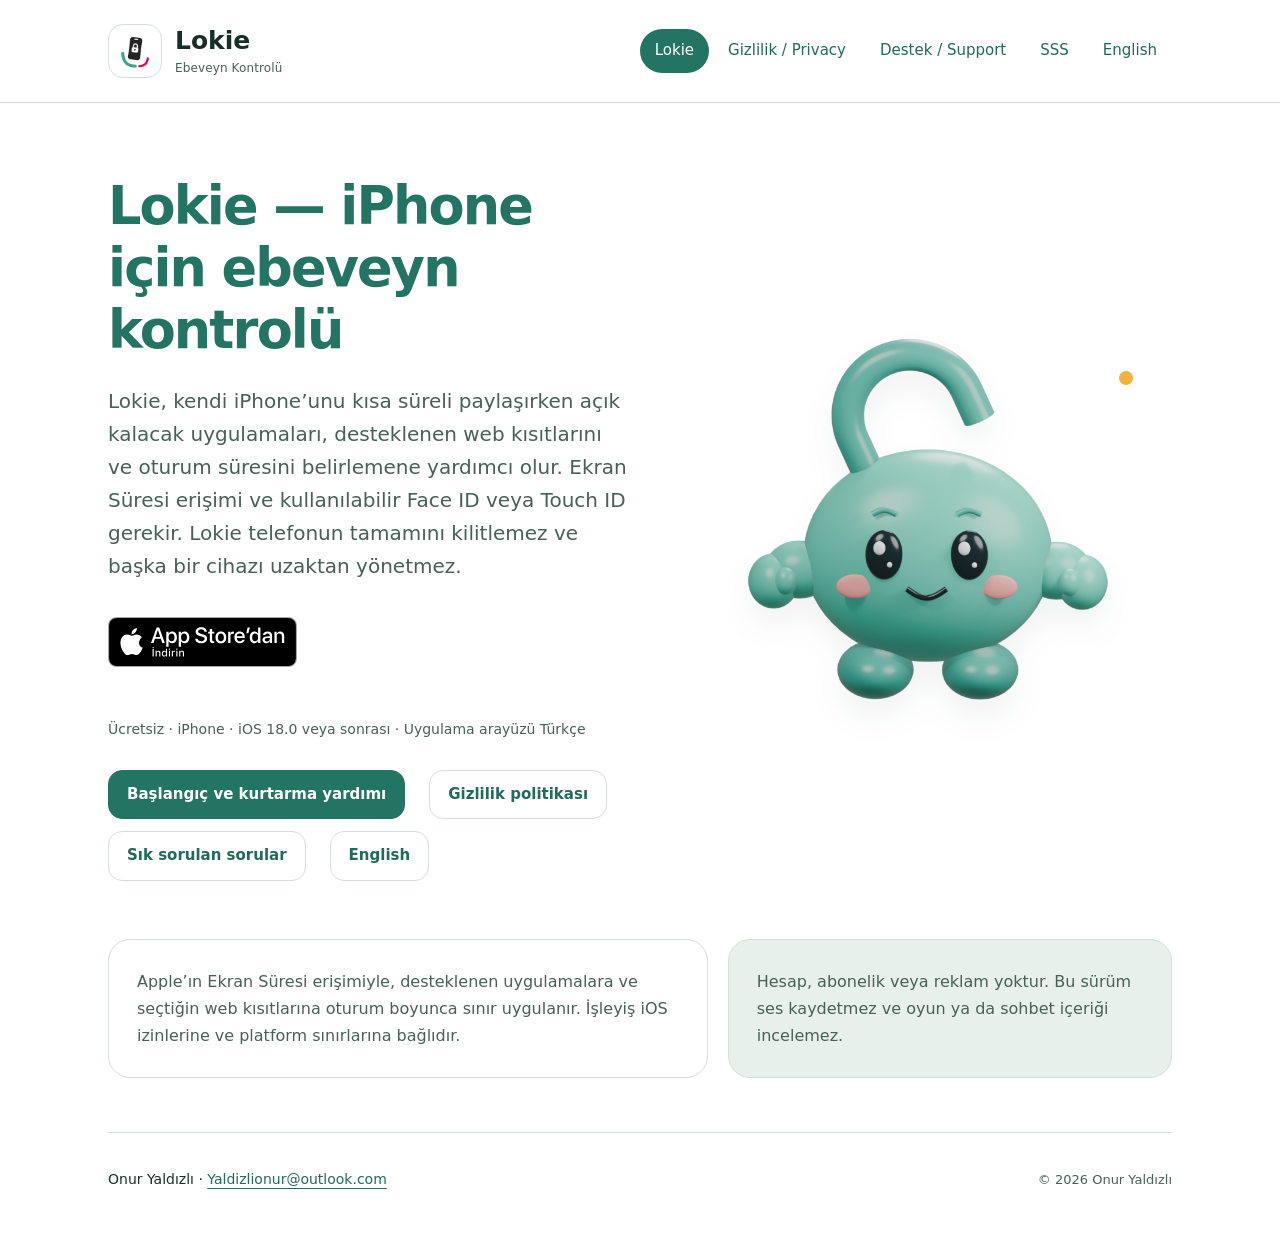
<file: index.html>
<!doctype html><html lang="tr"><head><meta charset="utf-8"><meta name="viewport" content="width=device-width,initial-scale=1"><title>Lokie — iPhone için ebeveyn kontrolü</title><meta name="description" content="iPhone’unu paylaşırken açık kalacak uygulamaları, web kısıtlarını ve oturum süresini seç. Lokie’nin nasıl çalıştığını ve iOS sınırlarını öğren.">
<meta name="apple-itunes-app" content="app-id=6817845503">
<link rel="canonical" href="https://yaldizlionur-octo.github.io/lokie-support/">
<meta property="og:type" content="website"><meta property="og:title" content="Lokie — iPhone için ebeveyn kontrolü"><meta property="og:description" content="iPhone’unu paylaşırken açık kalacak uygulamaları, web kısıtlarını ve oturum süresini seç. Lokie’nin nasıl çalıştığını ve iOS sınırlarını öğren."><meta property="og:url" content="https://yaldizlionur-octo.github.io/lokie-support/"><meta property="og:locale" content="tr_TR"><meta property="og:image" content="https://yaldizlionur-octo.github.io/lokie-support/assets/lokie-header-tr.png"><meta property="og:image:alt" content="Lokie — Telefonunu paylaş, sınırlarını değil.">
<script type="application/ld+json">{"@context": "https://schema.org", "@type": "SoftwareApplication", "name": "Lokie", "operatingSystem": "iOS 18.0 or later", "applicationCategory": "LifestyleApplication", "offers": {"@type": "Offer", "price": "0", "priceCurrency": "TRY"}, "url": "https://apps.apple.com/tr/app/lokie/id6817845503"}</script><link rel="alternate" hreflang="tr" href="https://yaldizlionur-octo.github.io/lokie-support/"><link rel="alternate" hreflang="en" href="https://yaldizlionur-octo.github.io/lokie-support/en/"><link rel="stylesheet" href="style.css"></head><body><a class="skip-link" href="#content">İçeriğe geç</a><header class="site-header"><div class="header-inner"><a class="brand" href="index.html"><span class="logo-tile"><img src="assets/logo.png" width="48" height="48" alt=""></span><span>Lokie<small>Ebeveyn Kontrolü</small></span></a><nav aria-label="Sayfalar"><a aria-current="page" href="index.html">Lokie</a><a href="privacy.html">Gizlilik / Privacy</a><a href="support.html">Destek / Support</a><a href="sss.html">SSS</a><a href="en/" lang="en">English</a></nav></div></header><main id="content" class="home"><section class="hero"><div class="hero-copy"><h1>Lokie — iPhone için ebeveyn kontrolü</h1><p>Lokie, kendi iPhone’unu kısa süreli paylaşırken açık kalacak uygulamaları, desteklenen web kısıtlarını ve oturum süresini belirlemene yardımcı olur. Ekran Süresi erişimi ve kullanılabilir Face ID veya Touch ID gerekir. Lokie telefonun tamamını kilitlemez ve başka bir cihazı uzaktan yönetmez.</p><p style="padding:12px 0"><a href="https://apps.apple.com/tr/app/lokie/id6817845503"><img src="assets/app-store-tr.svg" height="50" width="150" alt="App Store’dan indir" style="width:auto;height:50px"></a></p><p><small>Ücretsiz · iPhone · iOS 18.0 veya sonrası · Uygulama arayüzü Türkçe</small></p><div class="actions"><p><a href="support.html">Başlangıç ve kurtarma yardımı</a> · <a href="privacy.html">Gizlilik politikası</a> · <a href="sss.html">Sık sorulan sorular</a> · <a href="en/" lang="en">English</a></p></div></div><div class="hero-art" aria-hidden="true"><span class="halo"></span><img src="assets/lokit.png" width="768" height="768" alt=""></div></section><div class="home-details"><div class="explanation"><p>Apple’ın Ekran Süresi erişimiyle, desteklenen uygulamalara ve seçtiğin web kısıtlarına oturum boyunca sınır uygulanır. İşleyiş iOS izinlerine ve platform sınırlarına bağlıdır.</p></div><div class="local-note"><p>Hesap, abonelik veya reklam yoktur. Bu sürüm ses kaydetmez ve oyun ya da sohbet içeriği incelemez.</p></div></div></main><div class="footer-wrap"><footer><p>Onur Yaldızlı · <a href="mailto:Yaldizlionur@outlook.com">Yaldizlionur@outlook.com</a></p><small>© 2026 Onur Yaldızlı</small></footer></div></body></html>
</file>
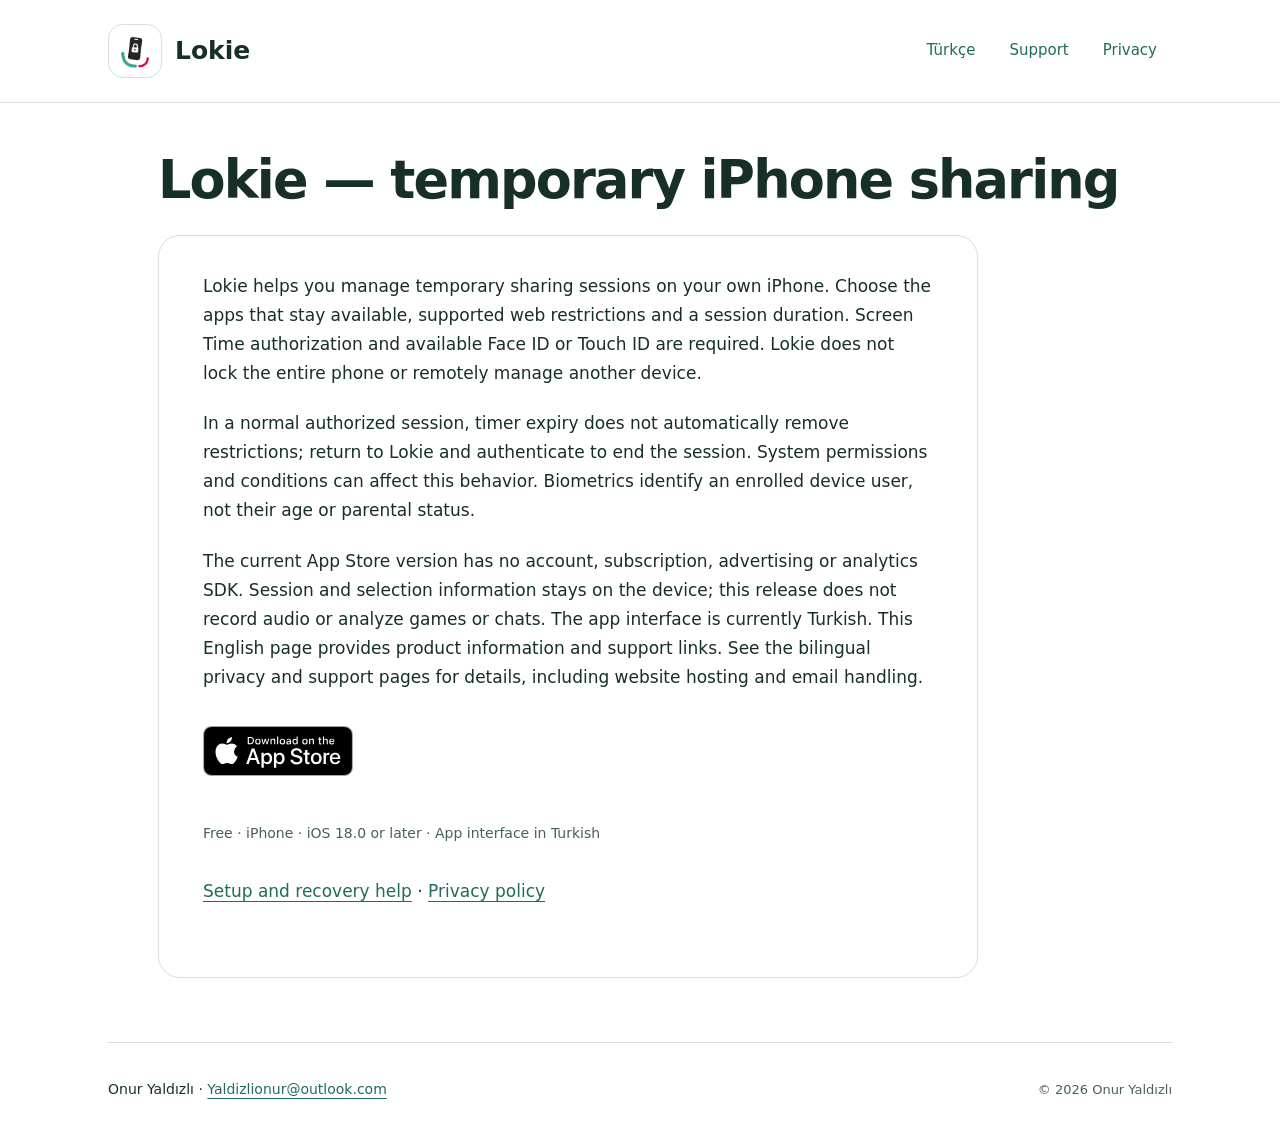
<file: en/index.html>
<!doctype html><html lang="en"><head><meta charset="utf-8"><meta name="viewport" content="width=device-width,initial-scale=1"><title>Lokie — temporary iPhone sharing</title><link rel="stylesheet" href="../style.css"><meta name="description" content="Choose apps that stay available, supported web restrictions and a session duration when sharing your own iPhone. Learn how Lokie works and its iOS limits.">
<meta name="apple-itunes-app" content="app-id=6817845503">
<link rel="canonical" href="https://yaldizlionur-octo.github.io/lokie-support/en/">
<meta property="og:type" content="website"><meta property="og:title" content="Lokie — temporary iPhone sharing"><meta property="og:description" content="Choose apps that stay available, supported web restrictions and a session duration when sharing your own iPhone. Learn how Lokie works and its iOS limits."><meta property="og:url" content="https://yaldizlionur-octo.github.io/lokie-support/en/"><meta property="og:locale" content="en_US"><meta property="og:image" content="https://yaldizlionur-octo.github.io/lokie-support/assets/lokie-header-tr.png"><meta property="og:image:alt" content="Lokie — Telefonunu paylaş, sınırlarını değil.">
<script type="application/ld+json">{"@context": "https://schema.org", "@type": "SoftwareApplication", "name": "Lokie", "operatingSystem": "iOS 18.0 or later", "applicationCategory": "LifestyleApplication", "offers": {"@type": "Offer", "price": "0", "priceCurrency": "TRY"}, "url": "https://apps.apple.com/tr/app/lokie/id6817845503"}</script><link rel="alternate" hreflang="tr" href="https://yaldizlionur-octo.github.io/lokie-support/"><link rel="alternate" hreflang="en" href="https://yaldizlionur-octo.github.io/lokie-support/en/"></head><body><a class="skip-link" href="#content">Skip to content</a><header class="site-header"><div class="header-inner"><a class="brand" href="../index.html"><span class="logo-tile"><img src="../assets/logo.png" width="48" height="48" alt=""></span>Lokie</a><nav aria-label="Pages"><a href="../index.html" lang="tr">Türkçe</a><a href="../support.html">Support</a><a href="../privacy.html#en">Privacy</a></nav></div></header><main id="content" class="legal"><h1>Lokie — temporary iPhone sharing</h1><article class="document"><p>Lokie helps you manage temporary sharing sessions on your own iPhone. Choose the apps that stay available, supported web restrictions and a session duration. Screen Time authorization and available Face ID or Touch ID are required. Lokie does not lock the entire phone or remotely manage another device. </p><p>In a normal authorized session, timer expiry does not automatically remove restrictions; return to Lokie and authenticate to end the session. System permissions and conditions can affect this behavior. Biometrics identify an enrolled device user, not their age or parental status. </p><p>The current App Store version has no account, subscription, advertising or analytics SDK. Session and selection information stays on the device; this release does not record audio or analyze games or chats. The app interface is currently Turkish. This English page provides product information and support links. See the bilingual privacy and support pages for details, including website hosting and email handling.</p><p style="padding:12px 0"><a href="https://apps.apple.com/tr/app/lokie/id6817845503"><img src="../assets/app-store-en.svg" height="50" width="150" alt="Download on the App Store" style="width:auto;height:50px"></a></p><p><small>Free · iPhone · iOS 18.0 or later · App interface in Turkish</small></p><p><a href="../support.html">Setup and recovery help</a> · <a href="../privacy.html#en">Privacy policy</a></p></article></main><div class="footer-wrap"><footer><p>Onur Yaldızlı · <a href="mailto:Yaldizlionur@outlook.com">Yaldizlionur@outlook.com</a></p><small>© 2026 Onur Yaldızlı</small></footer></div></body></html>
</file>
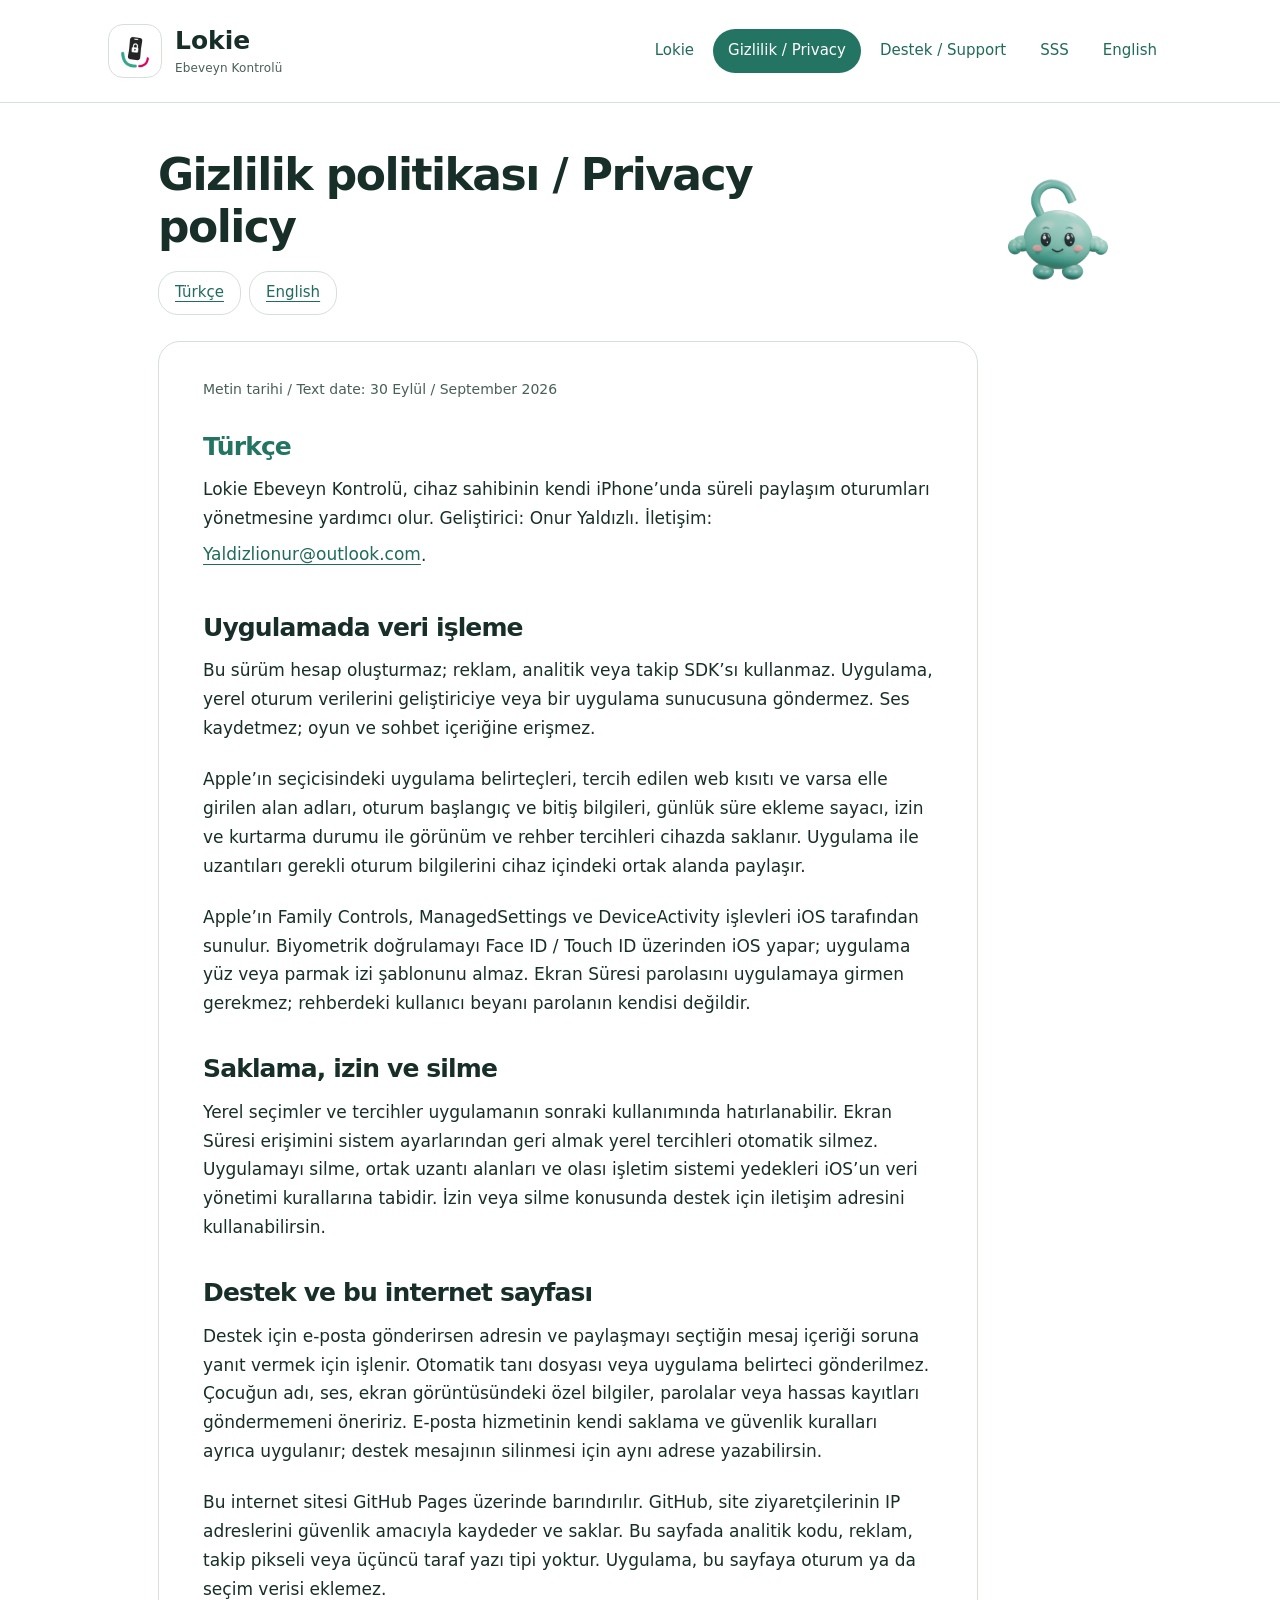
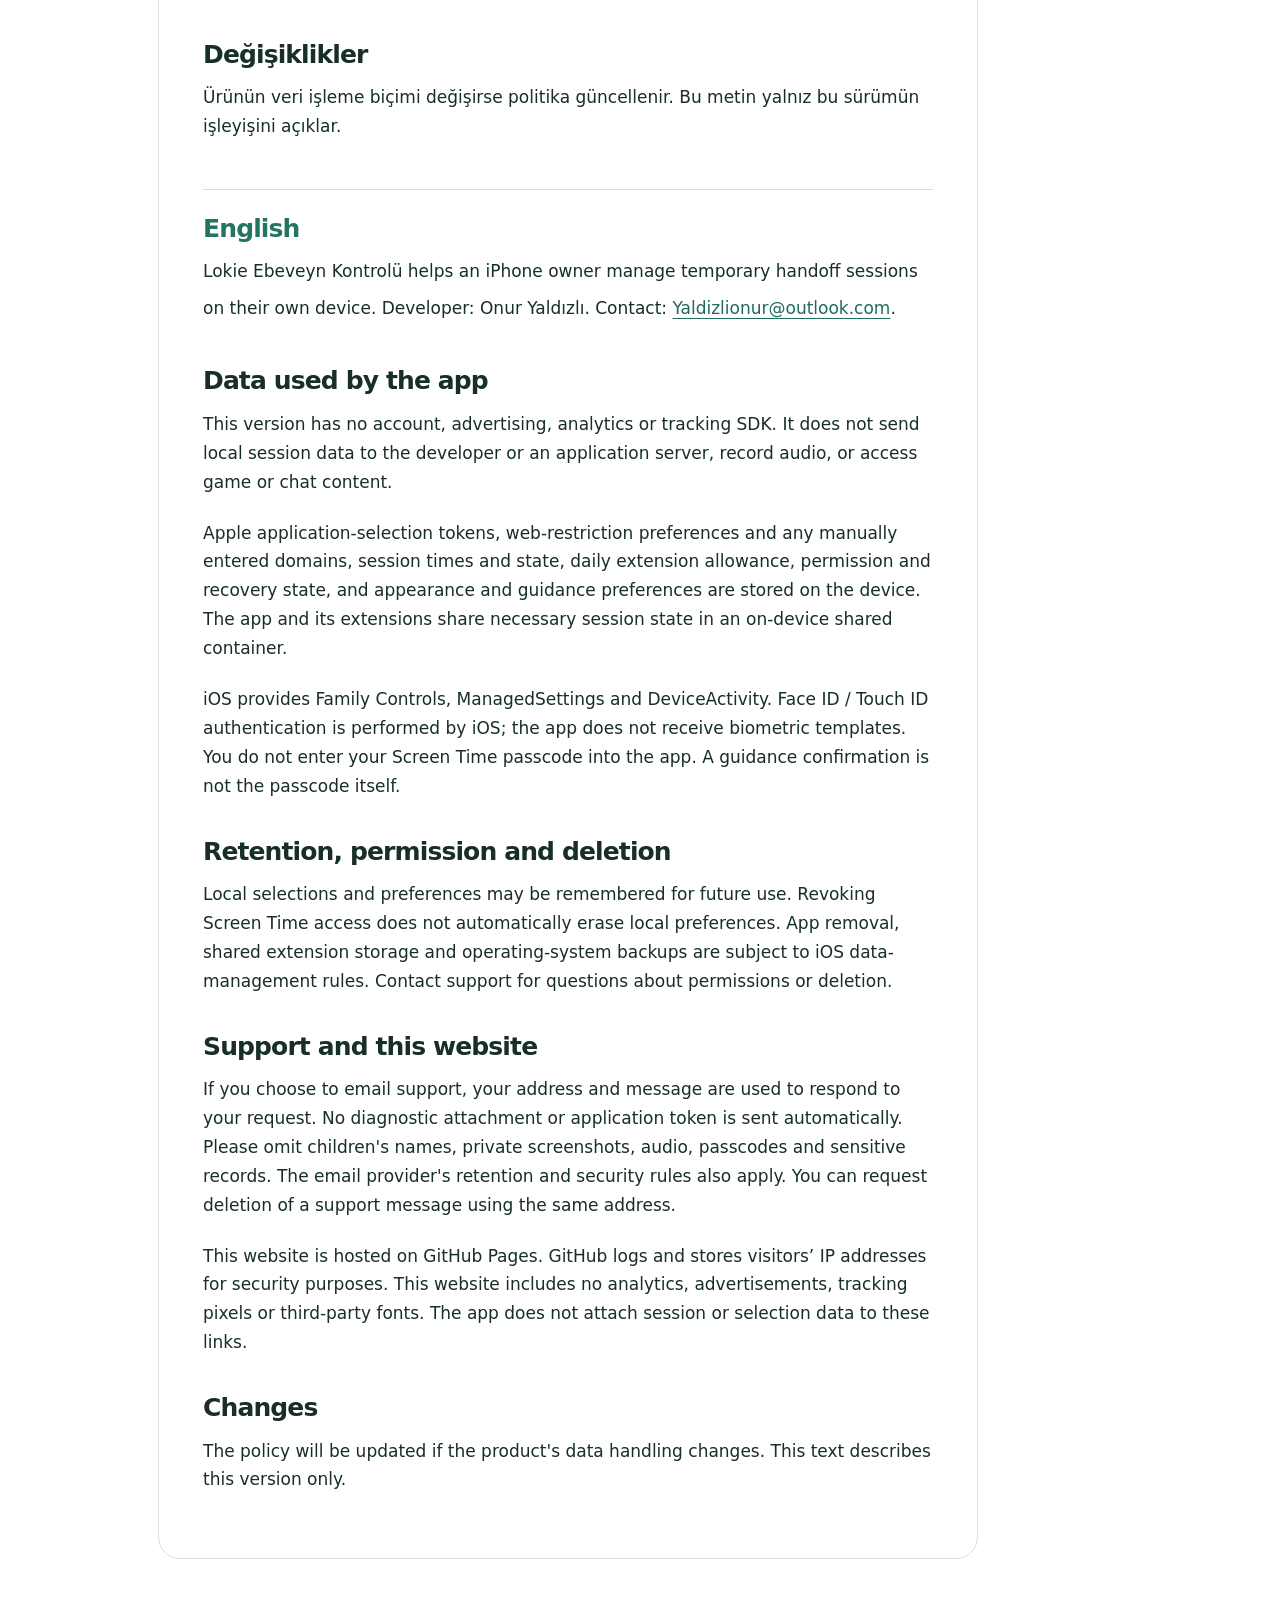
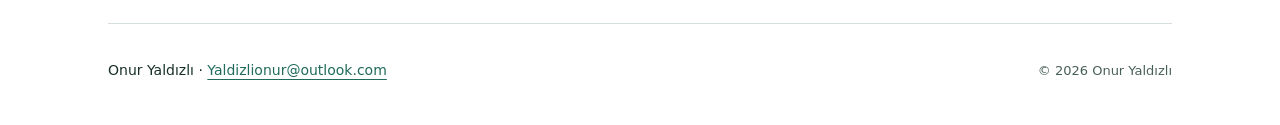
<file: privacy.html>
<!doctype html><html lang="tr"><head><meta charset="utf-8"><meta name="viewport" content="width=device-width,initial-scale=1"><title>Gizlilik politikası · Lokie Ebeveyn Kontrolü</title><link rel="stylesheet" href="style.css"></head><body><a class="skip-link" href="#content">İçeriğe geç</a><header class="site-header"><div class="header-inner"><a class="brand" href="index.html"><span class="logo-tile"><img src="assets/logo.png" width="48" height="48" alt=""></span><span>Lokie<small>Ebeveyn Kontrolü</small></span></a><nav aria-label="Sayfalar"><a href="index.html">Lokie</a><a aria-current="page" href="privacy.html">Gizlilik / Privacy</a><a href="support.html">Destek / Support</a><a href="sss.html">SSS</a><a href="en/" lang="en">English</a></nav></div></header><main id="content" class="legal"><div class="page-heading"><div><h1>Gizlilik politikası / Privacy policy</h1><nav class="language-nav" aria-label="Dil / Language"><a href="#tr">Türkçe</a><a href="#en">English</a></nav></div><img class="small-lokit" src="assets/lokit.png" width="128" height="128" alt="" aria-hidden="true"></div><article class="document"><small>Metin tarihi / Text date: 30 Eylül / September 2026</small><section id="tr"><h2>Türkçe</h2><p>Lokie Ebeveyn Kontrolü, cihaz sahibinin kendi iPhone’unda süreli paylaşım oturumları yönetmesine yardımcı olur. Geliştirici: Onur Yaldızlı. İletişim: <a href="mailto:Yaldizlionur@outlook.com">Yaldizlionur@outlook.com</a>.</p><h2>Uygulamada veri işleme</h2><p>Bu sürüm hesap oluşturmaz; reklam, analitik veya takip SDK’sı kullanmaz. Uygulama, yerel oturum verilerini geliştiriciye veya bir uygulama sunucusuna göndermez. Ses kaydetmez; oyun ve sohbet içeriğine erişmez.</p><p>Apple’ın seçicisindeki uygulama belirteçleri, tercih edilen web kısıtı ve varsa elle girilen alan adları, oturum başlangıç ve bitiş bilgileri, günlük süre ekleme sayacı, izin ve kurtarma durumu ile görünüm ve rehber tercihleri cihazda saklanır. Uygulama ile uzantıları gerekli oturum bilgilerini cihaz içindeki ortak alanda paylaşır.</p><p>Apple’ın Family Controls, ManagedSettings ve DeviceActivity işlevleri iOS tarafından sunulur. Biyometrik doğrulamayı Face ID / Touch ID üzerinden iOS yapar; uygulama yüz veya parmak izi şablonunu almaz. Ekran Süresi parolasını uygulamaya girmen gerekmez; rehberdeki kullanıcı beyanı parolanın kendisi değildir.</p><h2>Saklama, izin ve silme</h2><p>Yerel seçimler ve tercihler uygulamanın sonraki kullanımında hatırlanabilir. Ekran Süresi erişimini sistem ayarlarından geri almak yerel tercihleri otomatik silmez. Uygulamayı silme, ortak uzantı alanları ve olası işletim sistemi yedekleri iOS’un veri yönetimi kurallarına tabidir. İzin veya silme konusunda destek için iletişim adresini kullanabilirsin.</p><h2>Destek ve bu internet sayfası</h2><p>Destek için e-posta gönderirsen adresin ve paylaşmayı seçtiğin mesaj içeriği soruna yanıt vermek için işlenir. Otomatik tanı dosyası veya uygulama belirteci gönderilmez. Çocuğun adı, ses, ekran görüntüsündeki özel bilgiler, parolalar veya hassas kayıtları göndermemeni öneririz. E-posta hizmetinin kendi saklama ve güvenlik kuralları ayrıca uygulanır; destek mesajının silinmesi için aynı adrese yazabilirsin.</p><p>Bu internet sitesi GitHub Pages üzerinde barındırılır. GitHub, site ziyaretçilerinin IP adreslerini güvenlik amacıyla kaydeder ve saklar. Bu sayfada analitik kodu, reklam, takip pikseli veya üçüncü taraf yazı tipi yoktur. Uygulama, bu sayfaya oturum ya da seçim verisi eklemez.</p><h2>Değişiklikler</h2><p>Ürünün veri işleme biçimi değişirse politika güncellenir. Bu metin yalnız bu sürümün işleyişini açıklar.</p></section><section lang="en" id="en"><h2>English</h2><p>Lokie Ebeveyn Kontrolü helps an iPhone owner manage temporary handoff sessions on their own device. Developer: Onur Yaldızlı. Contact: <a href="mailto:Yaldizlionur@outlook.com">Yaldizlionur@outlook.com</a>.</p><h2>Data used by the app</h2><p>This version has no account, advertising, analytics or tracking SDK. It does not send local session data to the developer or an application server, record audio, or access game or chat content.</p><p>Apple application-selection tokens, web-restriction preferences and any manually entered domains, session times and state, daily extension allowance, permission and recovery state, and appearance and guidance preferences are stored on the device. The app and its extensions share necessary session state in an on-device shared container.</p><p>iOS provides Family Controls, ManagedSettings and DeviceActivity. Face ID / Touch ID authentication is performed by iOS; the app does not receive biometric templates. You do not enter your Screen Time passcode into the app. A guidance confirmation is not the passcode itself.</p><h2>Retention, permission and deletion</h2><p>Local selections and preferences may be remembered for future use. Revoking Screen Time access does not automatically erase local preferences. App removal, shared extension storage and operating-system backups are subject to iOS data-management rules. Contact support for questions about permissions or deletion.</p><h2>Support and this website</h2><p>If you choose to email support, your address and message are used to respond to your request. No diagnostic attachment or application token is sent automatically. Please omit children's names, private screenshots, audio, passcodes and sensitive records. The email provider's retention and security rules also apply. You can request deletion of a support message using the same address.</p><p>This website is hosted on GitHub Pages. GitHub logs and stores visitors’ IP addresses for security purposes. This website includes no analytics, advertisements, tracking pixels or third-party fonts. The app does not attach session or selection data to these links.</p><h2>Changes</h2><p>The policy will be updated if the product's data handling changes. This text describes this version only.</p></section></article></main><div class="footer-wrap"><footer><p>Onur Yaldızlı · <a href="mailto:Yaldizlionur@outlook.com">Yaldizlionur@outlook.com</a></p><small>© 2026 Onur Yaldızlı</small></footer></div></body></html>
</file>
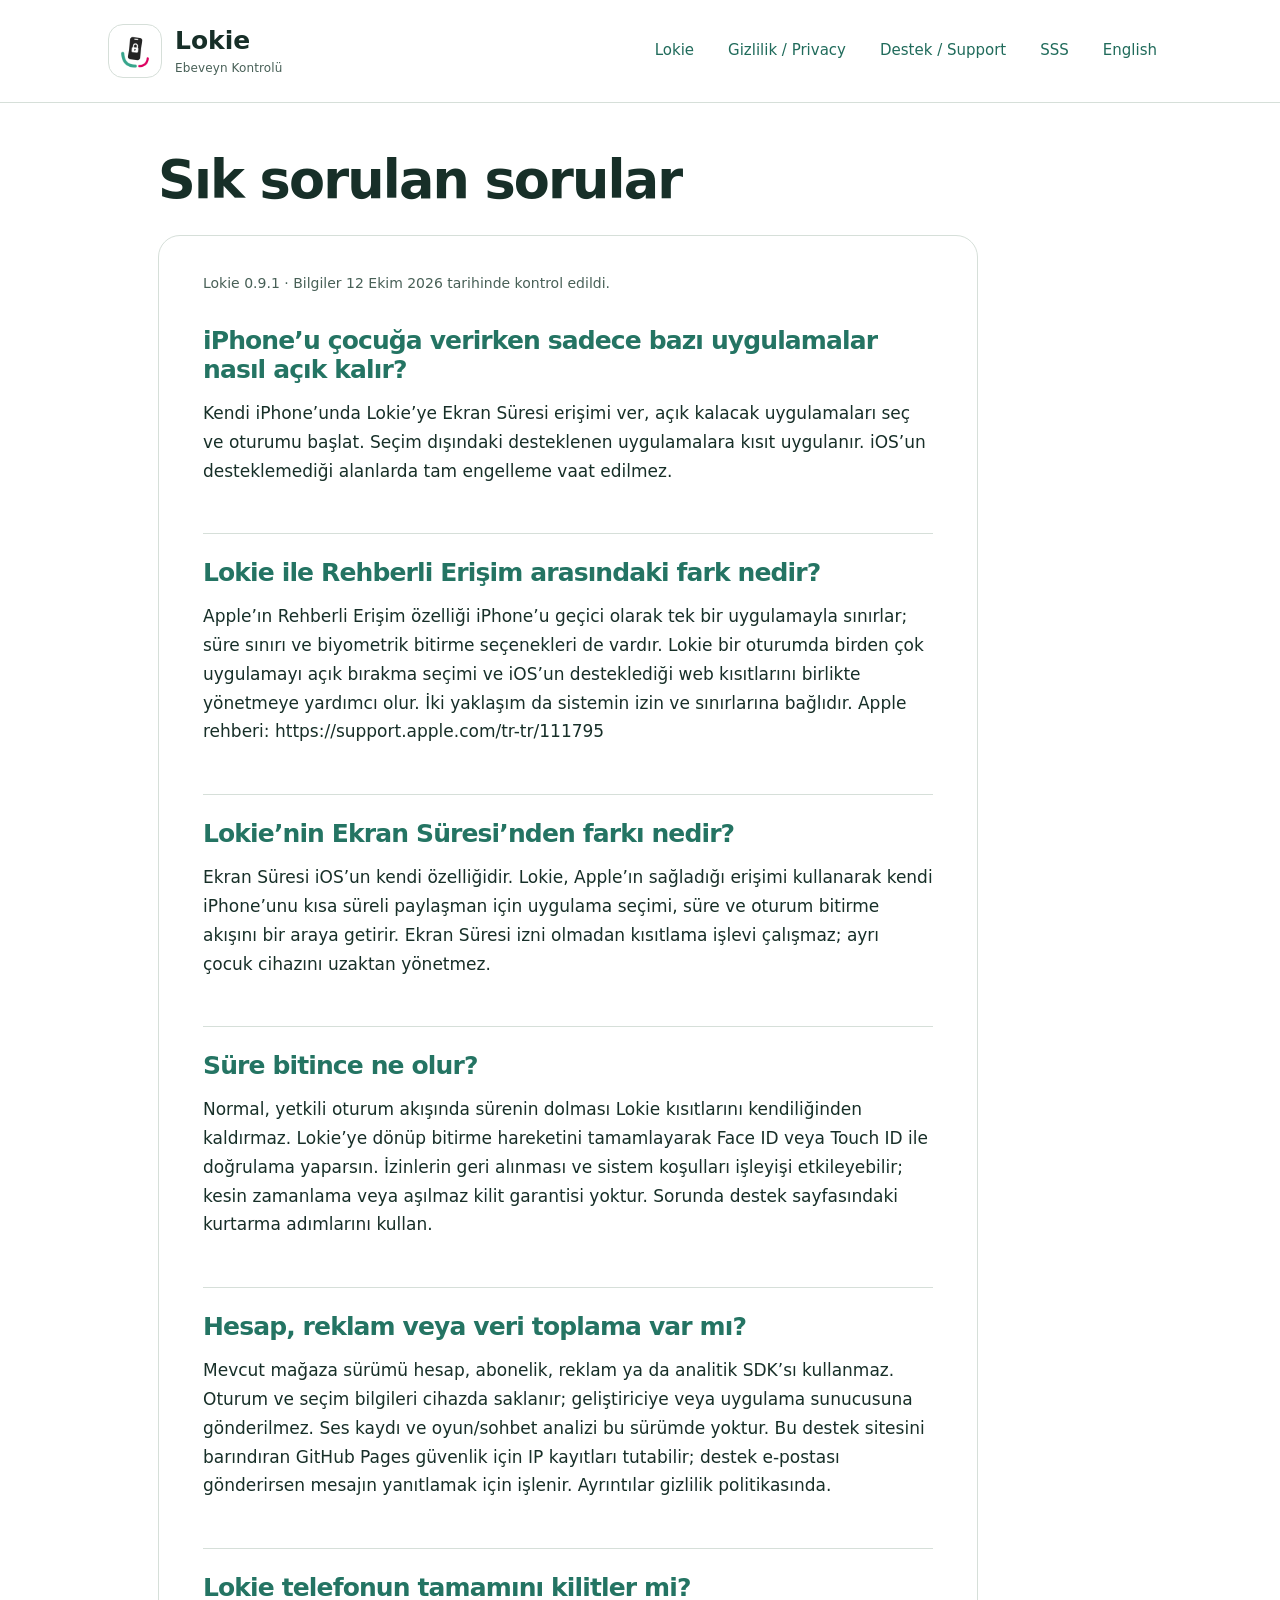
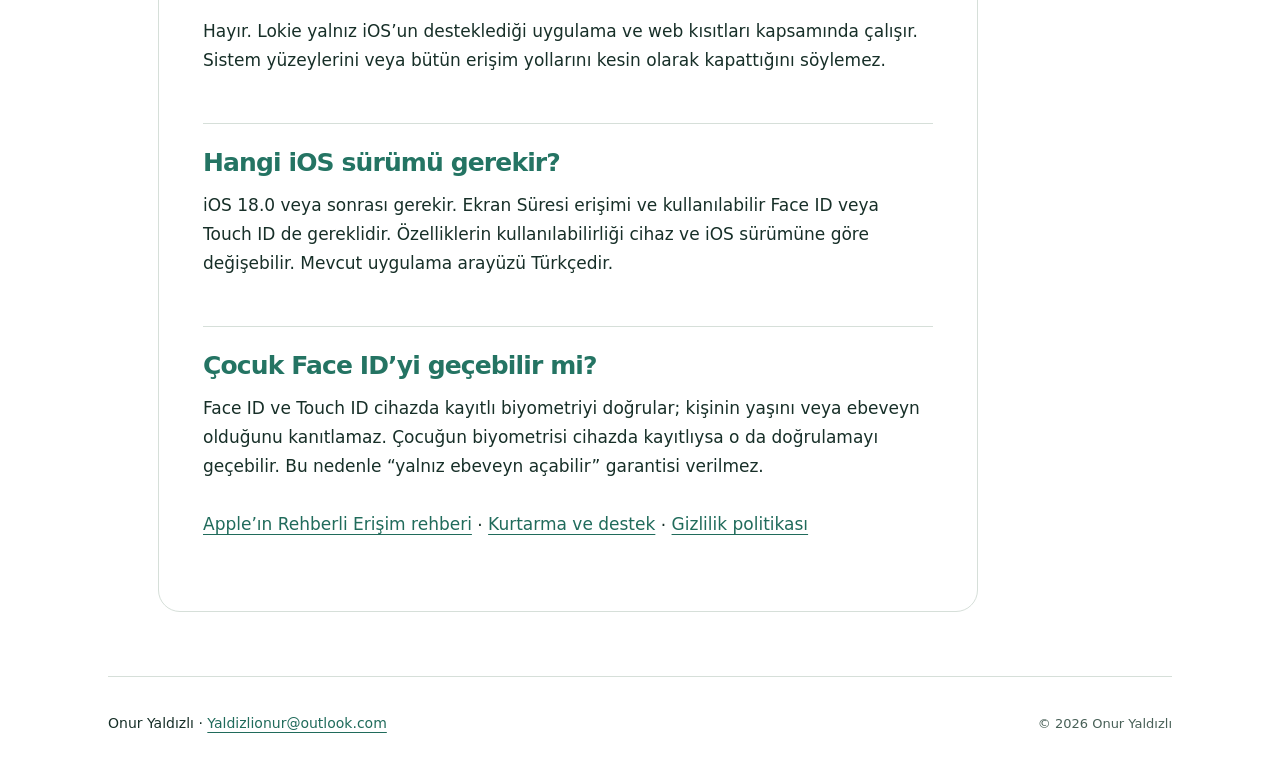
<file: sss.html>
<!doctype html><html lang="tr"><head><meta charset="utf-8"><meta name="viewport" content="width=device-width,initial-scale=1"><title>Lokie — Sık sorulan sorular</title><link rel="stylesheet" href="style.css"><meta name="description" content="iPhone’unu paylaşırken açık kalacak uygulamaları, web kısıtlarını ve oturum süresini seç. Lokie’nin nasıl çalıştığını ve iOS sınırlarını öğren.">
<meta name="apple-itunes-app" content="app-id=6817845503">
<link rel="canonical" href="https://yaldizlionur-octo.github.io/lokie-support/sss.html">
<meta property="og:type" content="website"><meta property="og:title" content="Lokie — Sık sorulan sorular"><meta property="og:description" content="iPhone’unu paylaşırken açık kalacak uygulamaları, web kısıtlarını ve oturum süresini seç. Lokie’nin nasıl çalıştığını ve iOS sınırlarını öğren."><meta property="og:url" content="https://yaldizlionur-octo.github.io/lokie-support/sss.html"><meta property="og:locale" content="tr_TR"><meta property="og:image" content="https://yaldizlionur-octo.github.io/lokie-support/assets/lokie-header-tr.png"><meta property="og:image:alt" content="Lokie — Telefonunu paylaş, sınırlarını değil.">
<script type="application/ld+json">{"@context": "https://schema.org", "@type": "FAQPage", "mainEntity": [{"@type": "Question", "name": "iPhone’u çocuğa verirken sadece bazı uygulamalar nasıl açık kalır?", "acceptedAnswer": {"@type": "Answer", "text": "Kendi iPhone’unda Lokie’ye Ekran Süresi erişimi ver, açık kalacak uygulamaları seç ve oturumu başlat. Seçim dışındaki desteklenen uygulamalara kısıt uygulanır. iOS’un desteklemediği alanlarda tam engelleme vaat edilmez."}}, {"@type": "Question", "name": "Lokie ile Rehberli Erişim arasındaki fark nedir?", "acceptedAnswer": {"@type": "Answer", "text": "Apple’ın Rehberli Erişim özelliği iPhone’u geçici olarak tek bir uygulamayla sınırlar; süre sınırı ve biyometrik bitirme seçenekleri de vardır. Lokie bir oturumda birden çok uygulamayı açık bırakma seçimi ve iOS’un desteklediği web kısıtlarını birlikte yönetmeye yardımcı olur. İki yaklaşım da sistemin izin ve sınırlarına bağlıdır. Apple rehberi: https://support.apple.com/tr-tr/111795"}}, {"@type": "Question", "name": "Lokie’nin Ekran Süresi’nden farkı nedir?", "acceptedAnswer": {"@type": "Answer", "text": "Ekran Süresi iOS’un kendi özelliğidir. Lokie, Apple’ın sağladığı erişimi kullanarak kendi iPhone’unu kısa süreli paylaşman için uygulama seçimi, süre ve oturum bitirme akışını bir araya getirir. Ekran Süresi izni olmadan kısıtlama işlevi çalışmaz; ayrı çocuk cihazını uzaktan yönetmez."}}, {"@type": "Question", "name": "Süre bitince ne olur?", "acceptedAnswer": {"@type": "Answer", "text": "Normal, yetkili oturum akışında sürenin dolması Lokie kısıtlarını kendiliğinden kaldırmaz. Lokie’ye dönüp bitirme hareketini tamamlayarak Face ID veya Touch ID ile doğrulama yaparsın. İzinlerin geri alınması ve sistem koşulları işleyişi etkileyebilir; kesin zamanlama veya aşılmaz kilit garantisi yoktur. Sorunda destek sayfasındaki kurtarma adımlarını kullan."}}, {"@type": "Question", "name": "Hesap, reklam veya veri toplama var mı?", "acceptedAnswer": {"@type": "Answer", "text": "Mevcut mağaza sürümü hesap, abonelik, reklam ya da analitik SDK’sı kullanmaz. Oturum ve seçim bilgileri cihazda saklanır; geliştiriciye veya uygulama sunucusuna gönderilmez. Ses kaydı ve oyun/sohbet analizi bu sürümde yoktur. Bu destek sitesini barındıran GitHub Pages güvenlik için IP kayıtları tutabilir; destek e-postası gönderirsen mesajın yanıtlamak için işlenir. Ayrıntılar gizlilik politikasında."}}, {"@type": "Question", "name": "Lokie telefonun tamamını kilitler mi?", "acceptedAnswer": {"@type": "Answer", "text": "Hayır. Lokie yalnız iOS’un desteklediği uygulama ve web kısıtları kapsamında çalışır. Sistem yüzeylerini veya bütün erişim yollarını kesin olarak kapattığını söylemez."}}, {"@type": "Question", "name": "Hangi iOS sürümü gerekir?", "acceptedAnswer": {"@type": "Answer", "text": "iOS 18.0 veya sonrası gerekir. Ekran Süresi erişimi ve kullanılabilir Face ID veya Touch ID de gereklidir. Özelliklerin kullanılabilirliği cihaz ve iOS sürümüne göre değişebilir. Mevcut uygulama arayüzü Türkçedir."}}, {"@type": "Question", "name": "Çocuk Face ID’yi geçebilir mi?", "acceptedAnswer": {"@type": "Answer", "text": "Face ID ve Touch ID cihazda kayıtlı biyometriyi doğrular; kişinin yaşını veya ebeveyn olduğunu kanıtlamaz. Çocuğun biyometrisi cihazda kayıtlıysa o da doğrulamayı geçebilir. Bu nedenle “yalnız ebeveyn açabilir” garantisi verilmez."}}]}</script></head><body><a class="skip-link" href="#content">İçeriğe geç</a><header class="site-header"><div class="header-inner"><a class="brand" href="index.html"><span class="logo-tile"><img src="assets/logo.png" width="48" height="48" alt=""></span><span>Lokie<small>Ebeveyn Kontrolü</small></span></a><nav aria-label="Sayfalar"><a href="index.html">Lokie</a><a href="privacy.html">Gizlilik / Privacy</a><a href="support.html">Destek / Support</a><a href="sss.html">SSS</a><a href="en/" lang="en">English</a></nav></div></header><main id="content" class="legal"><h1>Sık sorulan sorular</h1><article class="document"><small>Lokie 0.9.1 · Bilgiler 12 Ekim 2026 tarihinde kontrol edildi.</small><section><h2>iPhone’u çocuğa verirken sadece bazı uygulamalar nasıl açık kalır?</h2><p>Kendi iPhone’unda Lokie’ye Ekran Süresi erişimi ver, açık kalacak uygulamaları seç ve oturumu başlat. Seçim dışındaki desteklenen uygulamalara kısıt uygulanır. iOS’un desteklemediği alanlarda tam engelleme vaat edilmez.</p></section><section><h2>Lokie ile Rehberli Erişim arasındaki fark nedir?</h2><p>Apple’ın Rehberli Erişim özelliği iPhone’u geçici olarak tek bir uygulamayla sınırlar; süre sınırı ve biyometrik bitirme seçenekleri de vardır. Lokie bir oturumda birden çok uygulamayı açık bırakma seçimi ve iOS’un desteklediği web kısıtlarını birlikte yönetmeye yardımcı olur. İki yaklaşım da sistemin izin ve sınırlarına bağlıdır. Apple rehberi: https://support.apple.com/tr-tr/111795</p></section><section><h2>Lokie’nin Ekran Süresi’nden farkı nedir?</h2><p>Ekran Süresi iOS’un kendi özelliğidir. Lokie, Apple’ın sağladığı erişimi kullanarak kendi iPhone’unu kısa süreli paylaşman için uygulama seçimi, süre ve oturum bitirme akışını bir araya getirir. Ekran Süresi izni olmadan kısıtlama işlevi çalışmaz; ayrı çocuk cihazını uzaktan yönetmez.</p></section><section><h2>Süre bitince ne olur?</h2><p>Normal, yetkili oturum akışında sürenin dolması Lokie kısıtlarını kendiliğinden kaldırmaz. Lokie’ye dönüp bitirme hareketini tamamlayarak Face ID veya Touch ID ile doğrulama yaparsın. İzinlerin geri alınması ve sistem koşulları işleyişi etkileyebilir; kesin zamanlama veya aşılmaz kilit garantisi yoktur. Sorunda destek sayfasındaki kurtarma adımlarını kullan.</p></section><section><h2>Hesap, reklam veya veri toplama var mı?</h2><p>Mevcut mağaza sürümü hesap, abonelik, reklam ya da analitik SDK’sı kullanmaz. Oturum ve seçim bilgileri cihazda saklanır; geliştiriciye veya uygulama sunucusuna gönderilmez. Ses kaydı ve oyun/sohbet analizi bu sürümde yoktur. Bu destek sitesini barındıran GitHub Pages güvenlik için IP kayıtları tutabilir; destek e-postası gönderirsen mesajın yanıtlamak için işlenir. Ayrıntılar gizlilik politikasında.</p></section><section><h2>Lokie telefonun tamamını kilitler mi?</h2><p>Hayır. Lokie yalnız iOS’un desteklediği uygulama ve web kısıtları kapsamında çalışır. Sistem yüzeylerini veya bütün erişim yollarını kesin olarak kapattığını söylemez.</p></section><section><h2>Hangi iOS sürümü gerekir?</h2><p>iOS 18.0 veya sonrası gerekir. Ekran Süresi erişimi ve kullanılabilir Face ID veya Touch ID de gereklidir. Özelliklerin kullanılabilirliği cihaz ve iOS sürümüne göre değişebilir. Mevcut uygulama arayüzü Türkçedir.</p></section><section><h2>Çocuk Face ID’yi geçebilir mi?</h2><p>Face ID ve Touch ID cihazda kayıtlı biyometriyi doğrular; kişinin yaşını veya ebeveyn olduğunu kanıtlamaz. Çocuğun biyometrisi cihazda kayıtlıysa o da doğrulamayı geçebilir. Bu nedenle “yalnız ebeveyn açabilir” garantisi verilmez.</p></section><p><a href="https://support.apple.com/tr-tr/111795">Apple’ın Rehberli Erişim rehberi</a> · <a href="support.html">Kurtarma ve destek</a> · <a href="privacy.html">Gizlilik politikası</a></p></article></main><div class="footer-wrap"><footer><p>Onur Yaldızlı · <a href="mailto:Yaldizlionur@outlook.com">Yaldizlionur@outlook.com</a></p><small>© 2026 Onur Yaldızlı</small></footer></div></body></html>
</file>
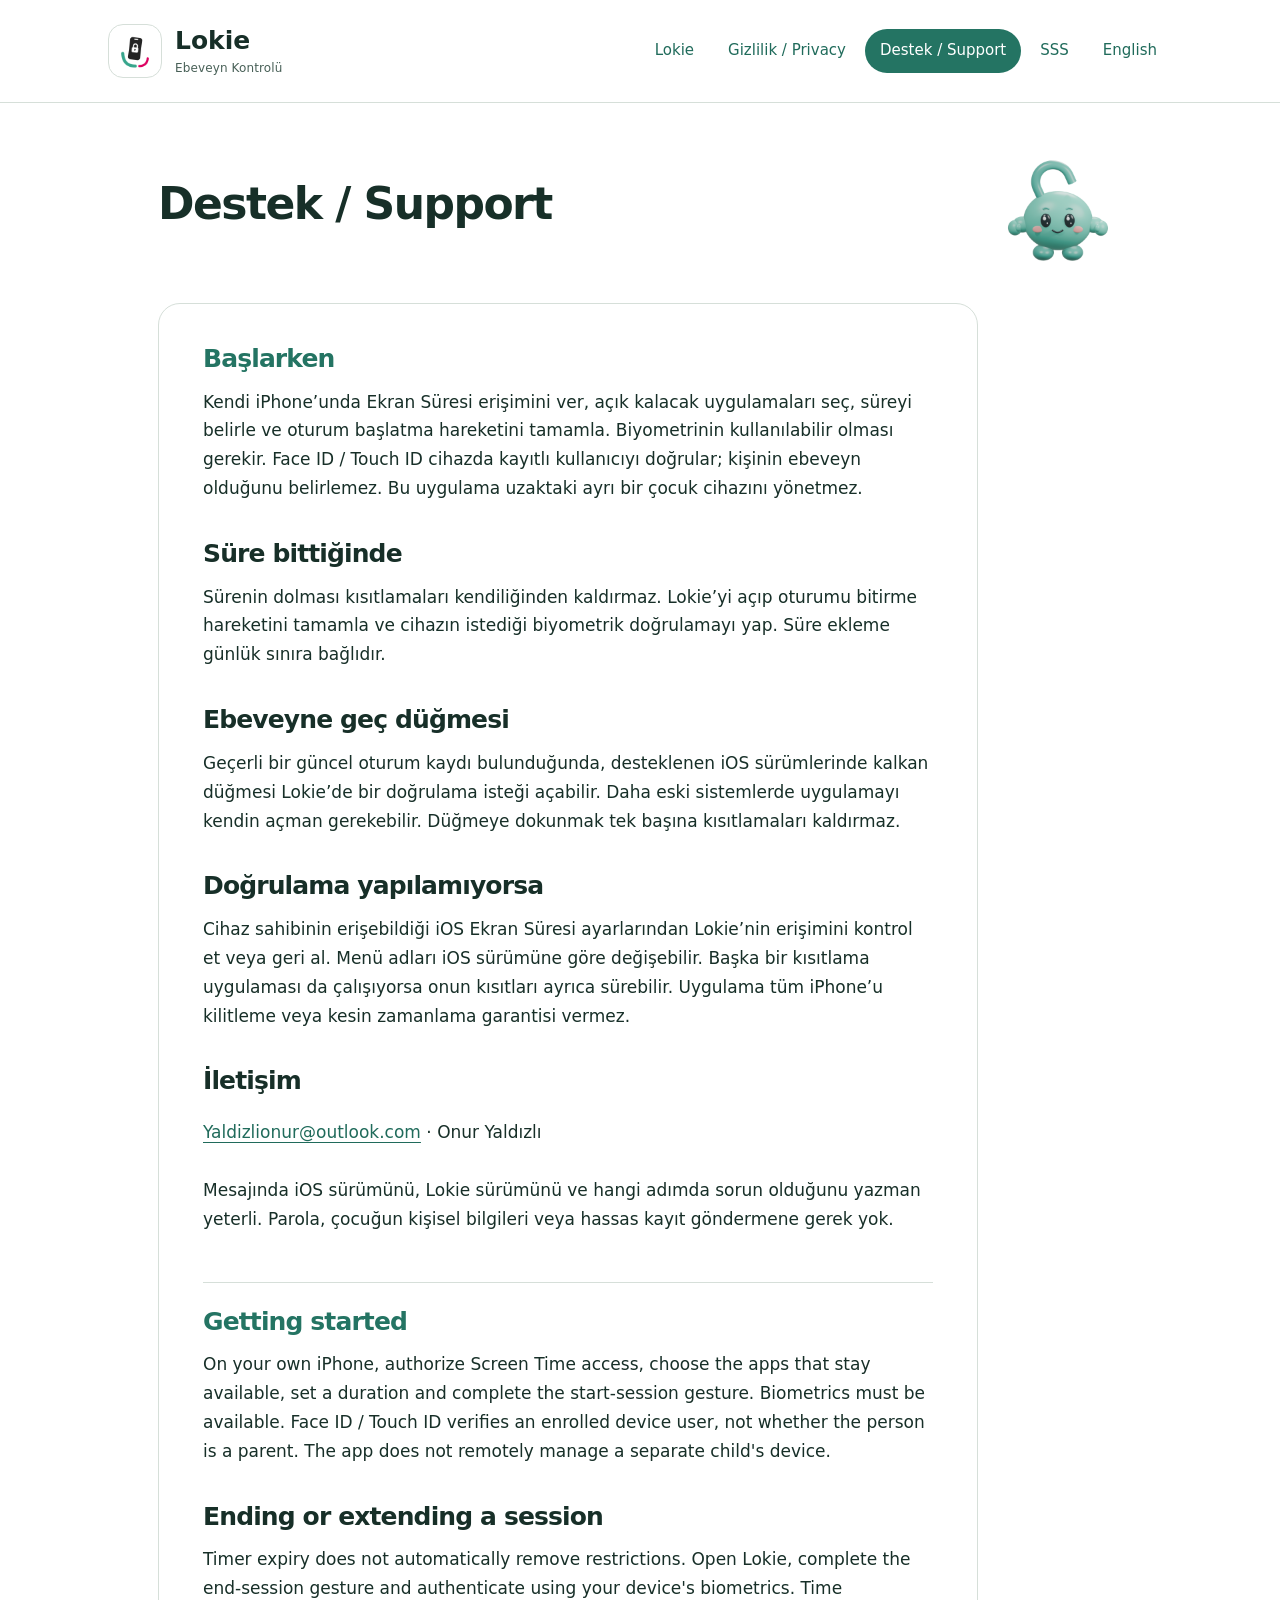
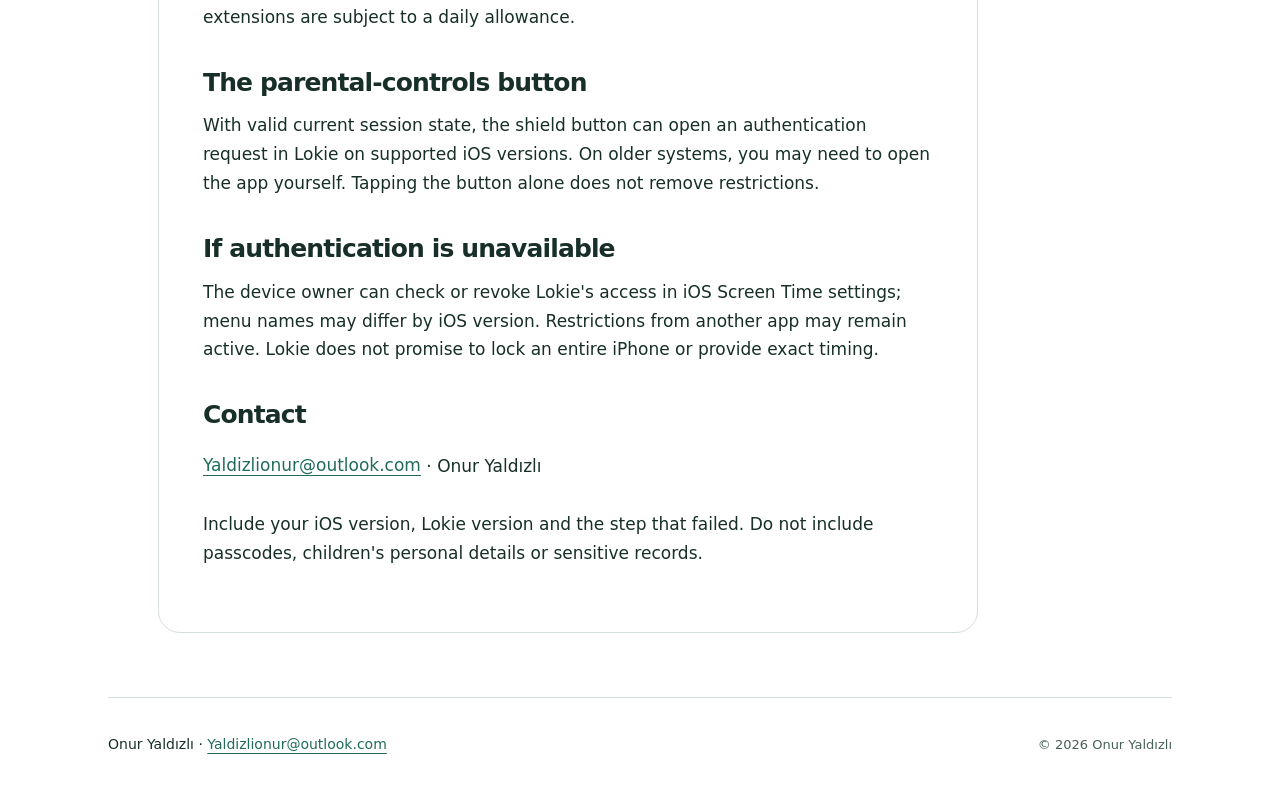
<file: support.html>
<!doctype html><html lang="tr"><head><meta charset="utf-8"><meta name="viewport" content="width=device-width,initial-scale=1"><title>Destek · Lokie Ebeveyn Kontrolü</title><link rel="stylesheet" href="style.css"></head><body><a class="skip-link" href="#content">İçeriğe geç</a><header class="site-header"><div class="header-inner"><a class="brand" href="index.html"><span class="logo-tile"><img src="assets/logo.png" width="48" height="48" alt=""></span><span>Lokie<small>Ebeveyn Kontrolü</small></span></a><nav aria-label="Sayfalar"><a href="index.html">Lokie</a><a href="privacy.html">Gizlilik / Privacy</a><a aria-current="page" href="support.html">Destek / Support</a><a href="sss.html">SSS</a><a href="en/" lang="en">English</a></nav></div></header><main id="content" class="legal support"><div class="page-heading"><div><h1>Destek / Support</h1></div><img class="small-lokit" src="assets/lokit.png" width="128" height="128" alt="" aria-hidden="true"></div><article class="document"><section><h2>Başlarken</h2><p>Kendi iPhone’unda Ekran Süresi erişimini ver, açık kalacak uygulamaları seç, süreyi belirle ve oturum başlatma hareketini tamamla. Biyometrinin kullanılabilir olması gerekir. Face ID / Touch ID cihazda kayıtlı kullanıcıyı doğrular; kişinin ebeveyn olduğunu belirlemez. Bu uygulama uzaktaki ayrı bir çocuk cihazını yönetmez.</p><h2>Süre bittiğinde</h2><p>Sürenin dolması kısıtlamaları kendiliğinden kaldırmaz. Lokie’yi açıp oturumu bitirme hareketini tamamla ve cihazın istediği biyometrik doğrulamayı yap. Süre ekleme günlük sınıra bağlıdır.</p><h2>Ebeveyne geç düğmesi</h2><p>Geçerli bir güncel oturum kaydı bulunduğunda, desteklenen iOS sürümlerinde kalkan düğmesi Lokie’de bir doğrulama isteği açabilir. Daha eski sistemlerde uygulamayı kendin açman gerekebilir. Düğmeye dokunmak tek başına kısıtlamaları kaldırmaz.</p><h2>Doğrulama yapılamıyorsa</h2><p>Cihaz sahibinin erişebildiği iOS Ekran Süresi ayarlarından Lokie’nin erişimini kontrol et veya geri al. Menü adları iOS sürümüne göre değişebilir. Başka bir kısıtlama uygulaması da çalışıyorsa onun kısıtları ayrıca sürebilir. Uygulama tüm iPhone’u kilitleme veya kesin zamanlama garantisi vermez.</p><h2>İletişim</h2><p><a href="mailto:Yaldizlionur@outlook.com">Yaldizlionur@outlook.com</a> · Onur Yaldızlı</p><p>Mesajında iOS sürümünü, Lokie sürümünü ve hangi adımda sorun olduğunu yazman yeterli. Parola, çocuğun kişisel bilgileri veya hassas kayıt göndermene gerek yok.</p></section><section lang="en"><h2>Getting started</h2><p>On your own iPhone, authorize Screen Time access, choose the apps that stay available, set a duration and complete the start-session gesture. Biometrics must be available. Face ID / Touch ID verifies an enrolled device user, not whether the person is a parent. The app does not remotely manage a separate child's device.</p><h2>Ending or extending a session</h2><p>Timer expiry does not automatically remove restrictions. Open Lokie, complete the end-session gesture and authenticate using your device's biometrics. Time extensions are subject to a daily allowance.</p><h2>The parental-controls button</h2><p>With valid current session state, the shield button can open an authentication request in Lokie on supported iOS versions. On older systems, you may need to open the app yourself. Tapping the button alone does not remove restrictions.</p><h2>If authentication is unavailable</h2><p>The device owner can check or revoke Lokie's access in iOS Screen Time settings; menu names may differ by iOS version. Restrictions from another app may remain active. Lokie does not promise to lock an entire iPhone or provide exact timing.</p><h2>Contact</h2><p><a href="mailto:Yaldizlionur@outlook.com">Yaldizlionur@outlook.com</a> · Onur Yaldızlı</p><p>Include your iOS version, Lokie version and the step that failed. Do not include passcodes, children's personal details or sensitive records.</p></section></article></main><div class="footer-wrap"><footer><p>Onur Yaldızlı · <a href="mailto:Yaldizlionur@outlook.com">Yaldizlionur@outlook.com</a></p><small>© 2026 Onur Yaldızlı</small></footer></div></body></html>
</file>
<file: style.css>
:root{--green:#247463;--surface:#fff;--amber:#f2b23e;--ink:#172f28;--muted:#486057;--paper:#fff;--line:#d6dfd9;--soft:#e8f0eb;--link:#206b5b;color-scheme:light}
*{box-sizing:border-box}html{scroll-padding-top:24px}body{margin:0;background:var(--surface);color:var(--ink);font:17px/1.7 system-ui,-apple-system,BlinkMacSystemFont,'Segoe UI',sans-serif}a{color:var(--link);text-underline-offset:4px;text-decoration-thickness:1px}a:hover{text-decoration-thickness:2px}a:focus-visible{outline:3px solid var(--link);outline-offset:5px;border-radius:6px}img{max-width:100%;height:auto}p{margin:0 0 22px}h1,h2{line-height:1.18;letter-spacing:-.035em}h1{font-size:clamp(34px,4.1vw,56px);margin:0 0 24px;font-weight:740}h2{font-size:25px;margin:36px 0 14px;font-weight:700}small{font-size:14px;color:var(--muted)}
.skip-link{position:absolute;top:-100px;left:20px;z-index:4;background:var(--paper);padding:12px 18px}.skip-link:focus{top:12px}.site-header{border-bottom:1px solid var(--line);background:var(--paper)}.header-inner{max-width:1120px;margin:auto;min-height:102px;padding:20px 28px;display:flex;align-items:center;justify-content:space-between;gap:24px}.brand{display:flex;align-items:center;gap:13px;color:var(--ink);text-decoration:none;font-size:25px;font-weight:740;line-height:1.1;min-height:48px}.brand small{display:block;margin-top:7px;font-size:12px;font-weight:500;letter-spacing:.01em}.logo-tile{width:54px;height:54px;background:#fff;border:1px solid #d6dfd9;border-radius:15px;display:grid;place-items:center;padding:4px}.site-header nav{display:flex;gap:4px;flex-wrap:wrap}.site-header nav a{display:flex;align-items:center;min-height:44px;padding:9px 15px;text-decoration:none;font-size:15px;border-radius:24px;white-space:nowrap}.site-header nav a[aria-current=page]{background:var(--green);color:#fff}.home{max-width:1120px;margin:auto;padding:52px 28px 54px}.hero{display:grid;grid-template-columns:1.1fr 1fr;gap:40px;align-items:center;min-height:420px}.hero-copy{padding:20px 0}.hero-copy h1{max-width:520px;color:var(--green)}.hero-copy>p{max-width:520px;font-size:20px;line-height:1.65;color:var(--muted)}.hero-art{position:relative;display:grid;place-items:center;isolation:isolate;min-width:0}.hero-art .halo{position:absolute;inset:13% 1% 7%;border-radius:50%;background:var(--paper);z-index:-1}.hero-art:after{content:'';position:absolute;top:16%;right:8%;width:14px;height:14px;border-radius:50%;background:var(--amber)}.hero-art img{width:100%;max-width:460px;display:block;filter:drop-shadow(0 18px 15px rgba(23,47,40,.06))}.actions p{display:flex;align-items:center;flex-wrap:wrap;gap:12px;font-size:0;margin:26px 0 0}.actions a{font-size:15px;min-height:48px;padding:11px 18px;text-decoration:none;border-radius:14px;background:var(--paper);border:1px solid var(--line);font-weight:600}.actions a:first-child{background:var(--green);color:white;border-color:var(--green)}.home-details{display:grid;grid-template-columns:1.35fr 1fr;gap:20px;margin-top:38px}.home-details>div{border:1px solid var(--line);border-radius:22px;padding:28px;background:var(--paper)}.home-details p{margin:0;font-size:16px;color:var(--muted)}.local-note{background:var(--soft)!important}.legal{max-width:1020px;margin:auto;padding:46px 28px 64px}.page-heading{display:flex;align-items:center;justify-content:space-between;gap:28px;margin-bottom:26px}.page-heading h1{font-size:clamp(32px,3.6vw,44px);max-width:690px;margin-bottom:18px}.small-lokit{flex:none;width:128px;opacity:.94}.language-nav{display:flex;gap:8px;flex-wrap:wrap}.language-nav a{font-size:15px;min-height:44px;display:inline-flex;align-items:center;padding:8px 16px;border:1px solid var(--line);border-radius:20px;background:var(--paper)}.document{max-width:820px;border:1px solid var(--line);background:var(--paper);padding:36px 44px 42px;border-radius:22px}.document>small{display:block;margin-bottom:30px}.document section{scroll-margin-top:24px}.document section+section{margin-top:48px;padding-top:20px;border-top:1px solid var(--line)}.document section>h2:first-child{margin-top:4px;color:var(--green)}.document p{max-width:70ch;overflow-wrap:break-word}.document a{display:inline-block;min-height:44px;align-content:center;overflow-wrap:anywhere}.support .document h2:first-child{margin-top:4px}.footer-wrap{max-width:1120px;margin:auto;padding:0 28px 32px}.footer-wrap footer{border-top:1px solid var(--line);padding-top:25px;display:flex;justify-content:space-between;gap:20px;align-items:center;flex-wrap:wrap;font-size:14px}.footer-wrap p{margin:0}.footer-wrap a{display:inline-flex;align-items:center;min-height:44px}.footer-wrap small{font-size:13px}
@media(max-width:760px){.header-inner{padding:16px 22px;flex-wrap:wrap;gap:15px}.site-header nav{width:100%;justify-content:flex-start;gap:3px}.site-header nav a{padding:9px 12px}.home{padding:28px 22px 40px}.hero{grid-template-columns:1fr;gap:0;min-height:0}.hero-copy{padding:15px 0 0}.hero-copy h1{max-width:550px}.hero-copy>p{font-size:18px}.hero-art{max-width:350px;width:100%;justify-self:center;margin:16px 0 0}.hero-art img{max-width:340px}.home-details{grid-template-columns:1fr;margin-top:18px;gap:14px}.home-details>div{padding:24px}.legal{padding:32px 18px 42px}.page-heading{gap:10px}.page-heading h1{font-size:32px}.small-lokit{width:76px}.document{padding:24px 22px;border-radius:18px}.document h2{font-size:23px}.footer-wrap{padding:0 22px 25px}.footer-wrap footer{display:block}.footer-wrap small{display:block;margin-top:14px}}
@media(max-width:380px){.site-header nav a{font-size:14px;padding:9px 10px}.page-heading .small-lokit{display:none}.document{padding:22px 18px}.actions a{width:100%;text-align:center}.hero-copy h1{font-size:36px}}
@media(prefers-reduced-motion:reduce){html{scroll-behavior:auto}}
</file>
